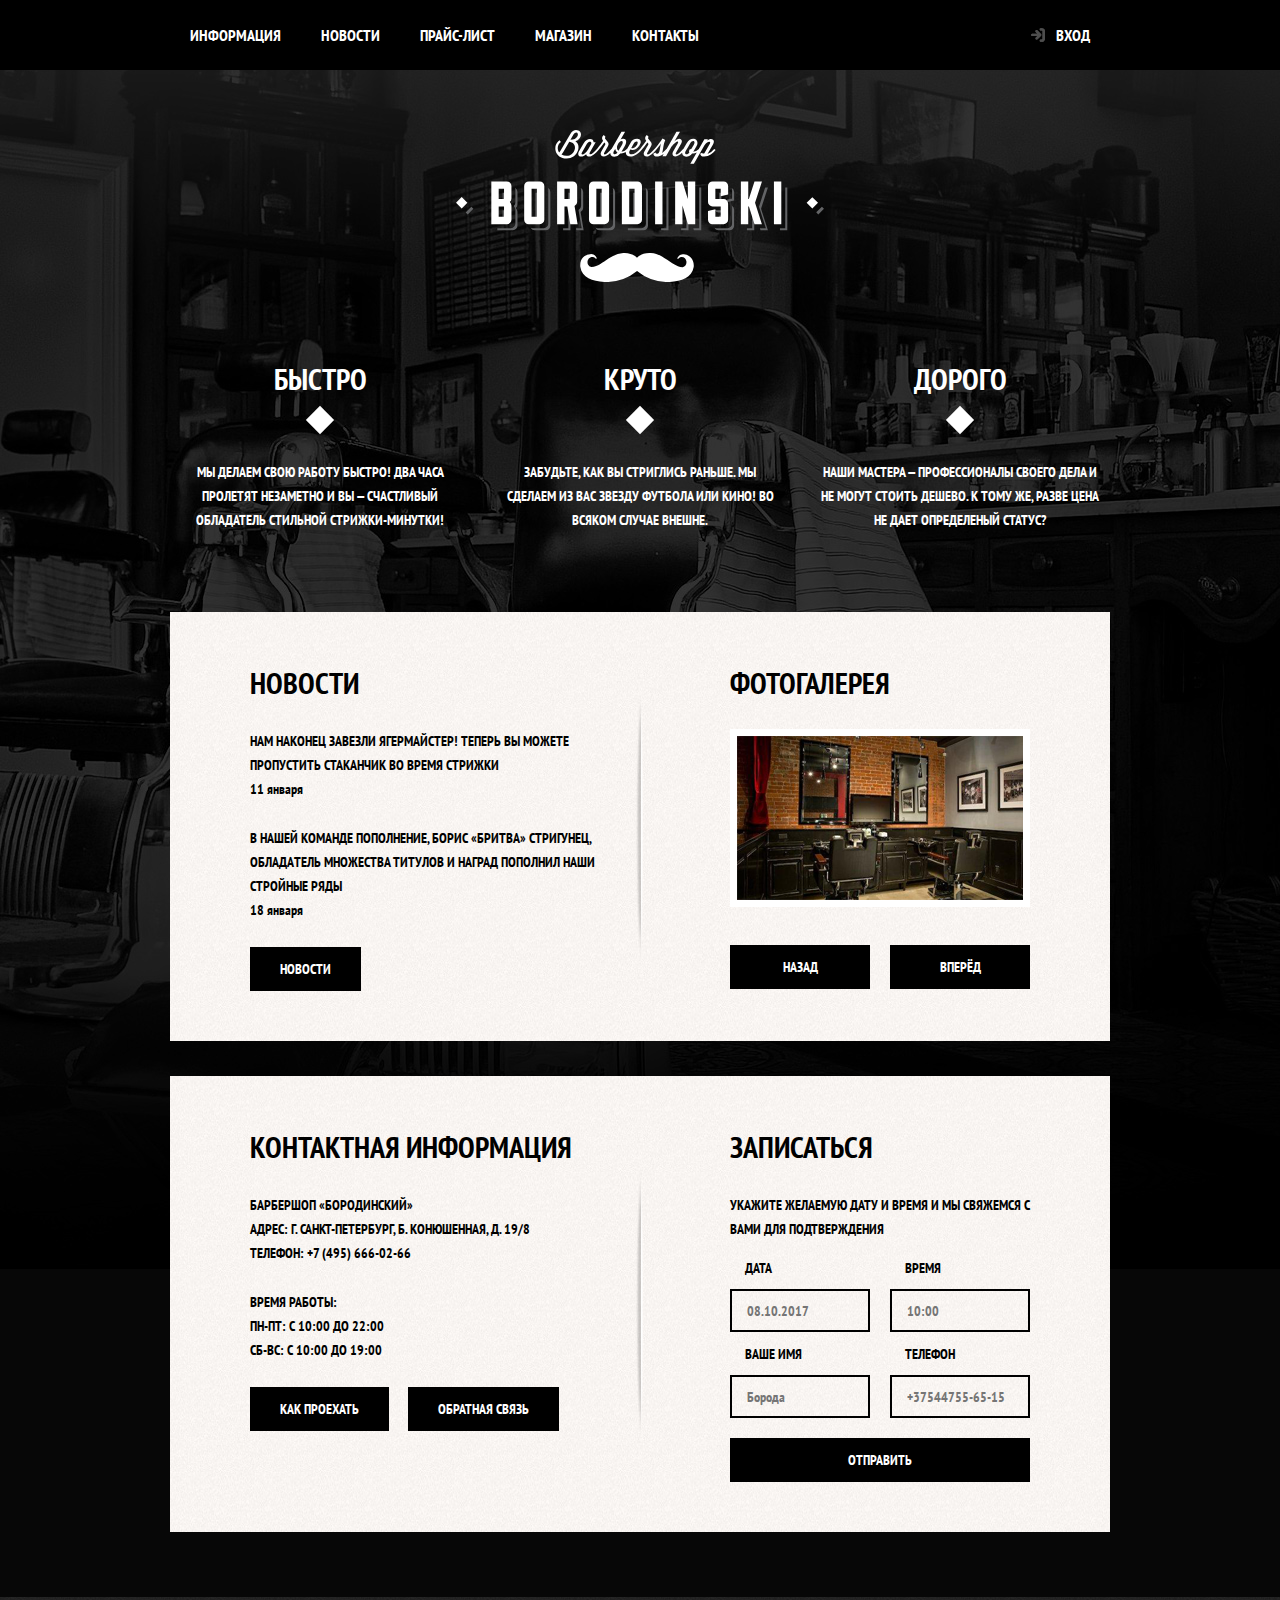
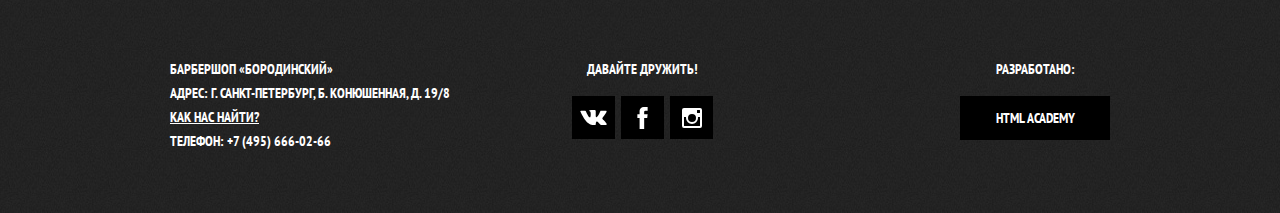
<file: index.html>
<!DOCTYPE html>
<html lang="ru">
  <head>
    <meta charset="UTF-8">
    <title>Барбершоп "Бородинский"</title>
    <link href="https://fonts.googleapis.com/css?family=PT+Sans+Narrow:400,700" rel="stylesheet">
    <link rel="stylesheet" href="css/normalize.css">
    <link rel="stylesheet" href="css/style.css">
  </head>
  <body>
    <header class="main-header">
      <nav class="main-navigation">
        <a class="main-header-logo">
          <img src="img/index-logo.svg" width="369" height="153" alt="Логотип барбершопа «Бородинский»">
        </a>
        <div class="main-navigation-wrapper">
          <div class="container">
            <ul class="site-navigation">
              <li><a href="">Информация</a></li>
              <li><a href="">Новости</a></li>
              <li><a href="price.html">Прайс-лист</a></li>
              <li><a href="catalog.html">Магазин</a></li>
              <li><a href="">Контакты</a></li>
            </ul>
            <ul class="user-navigation">
              <li>
                <a class="login-link" href="">Вход</a>
              </li>
            </ul>
          </div>
        </div>
      </nav>
    </header>
    <main class="container">
      <h1 class="visually-hidden">Барбершоп "Бородинский"</h1>
      <section class="features">
        <h2 class="visually-hidden">Преимущества</h2>
        <ul class="features-list">
          <li class="features-item">
            <h3>Быстро</h3>
            <p>
              Мы делаем свою работу быстро! Два часа пролетят незаметно и вы — счастливый обладатель стильной
              стрижки-минутки!
            </p>
          </li>
          <li class="features-item">
            <h3>Круто</h3>
            <p>
              Забудьте, как вы стриглись раньше. мы сделаем из вас звезду футбола или кино! Во всяком случае внешне.
            </p>
          </li>
          <li class="features-item">
            <h3>Дорого</h3>
            <p>
              Наши мастера — профессионалы своего дела и не могут стоить дешево. К тому же, разве цена не дает определеный
              статус?
            </p>
          </li>
        </ul>
      </section>
      <div class="index-columns">
        <section class="news">
        <h2>Новости</h2>
        <ul class="news-list">
          <li class="news-item">
            <p>Нам наконец завезли ягермайстер! Теперь вы можете пропустить стаканчик во время стрижки</p>
            <time datetime="2018-01-11">11 января</time>
          </li>
          <li class="news-item">
            <p>В нашей команде пополнение, борис «бритва» стригунец, обладaтель множества титулов и наград пополнил наши
              стройные ряды</p>
            <time datetime="2018-01-18">18 января</time>
          </li>
        </ul>
        <a class="button" href="">Новости</a>
      </section>
        <section class="gallery">
        <h2>Фотогалерея</h2>
        <div class="gallery-container">
          <figure class="gallery-content">
            <a>
              <img src="img/studio.jpg" width="286" height="164" alt="Интерьер">
            </a>
          </figure>
          <button class="button gallery-button gallery-button-back">Назад</button>
          <button class="button gallery-button gallery-button-next">Вперёд</button>
        </div>
        </section>
      </div>
      <div class="index-columns">
        <section class="contacts">
          <h2>Контактная информация</h2>
          <p>
            Барбершоп «Бородинский»<br>
            Адрес: г. Санкт-Петербург, б. Конюшенная, д. 19/8<br>
            Телефон: +7 (495) 666-02-66
          </p>
          <p>
            Время работы:<br>
            пн-пт: с 10:00 до 22:00<br>
            сб-вс: с 10:00 до 19:00
          </p>
          <a class="button" href="">Как проехать</a>
          <a class="button" href="">Обратная связь</a>
        </section>
        <section class="appointment">
          <h2>Записаться</h2>
          <p class="appointment-info">Укажите желаемую дату и время и мы свяжемся с вами для подтверждения</p>
          <form class="appointment-form" action="https://echo.htmlacademy.ru" method="post">
            <p class="appointment-item">
              <label for="appointment-date">Дата</label>
              <input id="appointment-date" type="text" name="date" value="" placeholder="08.10.2017">
            </p>
            <p class="appointment-item">
              <label for="appointment-time">Время</label>
              <input id="appointment-time" type="text" name="time" value="" placeholder="10:00">
            </p>
            <p class="appointment-item">
              <label for="appointment-name">Ваше имя</label>
              <input id="appointment-name" type="text" name="name" value="" placeholder="Борода">
            </p>
            <p class="appointment-item">
              <label for="appointment-phone">Телефон</label>
              <input id="appointment-phone" type="tel" name="phone" value="" placeholder="+37544755-65-15">
            </p>
            <button class="button" type="submit">Отправить</button>
          </form>
        </section>
      </div>
    </main>
    <footer class="main-footer">
      <div class="container">
        <p class="footer-contact">
          Барбершоп «Бородинский»<br>
          Адрес: г. Санкт-Петербург, б. Конюшенная, д. 19/8<br>
          <a href="">Как нас найти?</a><br>
          Телефон: +7 (495) 666-02-66
        </p>
        <div class="footer-social">
          <b>Давайте дружить!</b>
          <ul>
            <li>
              <a class="social-button" href="">
                <span class="visually-hidden">Вконтакте</span>
                <svg xmlns="http://www.w3.org/2000/svg" width="27" height="15" viewBox="0 0 26.14 14.91"><path d="M26 13.47l-.09-.17a13.55 13.55 0 0 0-2.6-3q-.87-.83-1.1-1.12A1 1 0 0 1 22 8a10.27 10.27 0 0 1 1.22-1.78l.88-1.16q2.35-3.13 2-4L26 .94a.8.8 0 0 0-.4-.22 2.14 2.14 0 0 0-.87 0h-3.92a.51.51 0 0 0-.27 0h-.3a.6.6 0 0 0-.15.14.93.93 0 0 0-.14.24 22.22 22.22 0 0 1-1.46 3.06q-.5.84-.93 1.46a7 7 0 0 1-.71.91 4.94 4.94 0 0 1-.52.47q-.23.18-.35.15l-.23-.05a.9.9 0 0 1-.31-.33 1.49 1.49 0 0 1-.16-.53V1.6a3.14 3.14 0 0 0 0-.62 2.12 2.12 0 0 0-.14-.44.73.73 0 0 0-.28-.33 1.57 1.57 0 0 0-.46-.18A9 9 0 0 0 12.57 0a8.93 8.93 0 0 0-3.25.33 1.83 1.83 0 0 0-.52.41q-.25.3-.07.33a1.67 1.67 0 0 1 1.16.59l.08.16a2.6 2.6 0 0 1 .19.63 6.32 6.32 0 0 1 .12 1 10.59 10.59 0 0 1 0 1.7q-.07.71-.13 1.1a2.21 2.21 0 0 1-.18.64 2.69 2.69 0 0 1-.16.3l-.07.07a1 1 0 0 1-.37.07.86.86 0 0 1-.46-.19 3.27 3.27 0 0 1-.56-.52 7 7 0 0 1-.66-.93q-.37-.6-.76-1.42l-.22-.39q-.2-.38-.56-1.11t-.62-1.43A.9.9 0 0 0 5.2.9h-.07a.93.93 0 0 0-.22-.16A1.44 1.44 0 0 0 4.6.65L.87.68A1 1 0 0 0 .1.94L0 1a.44.44 0 0 0 0 .22 1.08 1.08 0 0 0 .08.37Q.9 3.53 1.86 5.31t1.66 2.87Q4.23 9.27 5 10.24t1 1.24l.37.41.34.33a8.06 8.06 0 0 0 1 .78 16.34 16.34 0 0 0 1.4.9 7.6 7.6 0 0 0 1.79.72 6.19 6.19 0 0 0 2 .22h1.57a1.08 1.08 0 0 0 .72-.3l.05-.07a.9.9 0 0 0 .1-.25 1.38 1.38 0 0 0 0-.37 4.48 4.48 0 0 1 .09-1.05 2.77 2.77 0 0 1 .23-.71 1.74 1.74 0 0 1 .29-.4 1.19 1.19 0 0 1 .23-.2h.11a.86.86 0 0 1 .77.21 4.52 4.52 0 0 1 .83.79q.39.47.93 1.05a6.41 6.41 0 0 0 1 .87l.27.16a3.31 3.31 0 0 0 .71.3 1.53 1.53 0 0 0 .76.07l3.48-.05a1.58 1.58 0 0 0 .8-.17.68.68 0 0 0 .34-.37 1.06 1.06 0 0 0 0-.46 1.71 1.71 0 0 0-.1-.36z" fill="#fff"></path></svg>
              </a>
            </li>
            <li>
              <a class="social-button" href="">
                <span class="visually-hidden">Фейсбук</span>
                <svg xmlns="http://www.w3.org/2000/svg" width="19" height="22" viewBox="0 0 10.15 21.74"><path d="M3.34 1.12A4.77 4.77 0 0 1 6.53 0h3.61v3.81H7.81a1.07 1.07 0 0 0-1.09.83v2.55h3.42c-.08 1.23-.24 2.45-.41 3.67h-3v10.87H2.21V10.86H0V7.21h2.19V3.66a3.83 3.83 0 0 1 1.15-2.54z" fill="#fff"></path></svg>
              </a>
            </li>
            <li>
              <a class="social-button" href="">
                <span class="visually-hidden">Инстаграмм</span>
                <svg xmlns="http://www.w3.org/2000/svg" width="20" height="20" viewBox="0 0 20 20"><path d="M18 0H2a2 2 0 0 0-2 2v16a2 2 0 0 0 2 2h16a2 2 0 0 0 2-2V2a2 2 0 0 0-2-2zm-8 6a4 4 0 1 1-4 4 4 4 0 0 1 4-4zM2.5 18a.47.47 0 0 1-.5-.5V9h2.1a3.4 3.4 0 0 0-.1 1 6 6 0 1 0 12 0 3.4 3.4 0 0 0-.1-1H18v8.5a.47.47 0 0 1-.5.5zM18 4.5a.47.47 0 0 1-.5.5h-2a.47.47 0 0 1-.5-.5v-2a.47.47 0 0 1 .5-.5h2a.47.47 0 0 1 .5.5z" fill="#fff"></path></svg>
              </a>
            </li>
          </ul>
        </div>
        <p class="footer-copyright">
          <b>Разработано:</b>
          <a class="button" href="">HTML Academy</a>
        </p>
      </div>
    </footer>
    <section class="modal modal-login">
      <h2>Личный кабинет</h2>
      <p class="modal-description">Введите пожалуйста свой логин и пароль</p>
      <form class="login-form" action="https://echo.htmlacademy.ru" method="post">
        <p>
          <label class="visually-hidden" for="user-login">Логин</label>
          <input class="login-icon-user" id="user-login" type="text" name="login" placeholder="Логин">
        </p>
        <p>
          <label class="visually-hidden" for="user-password">Пароль</label>
          <input class="login-icon-password" id="user-password" type="password" name="password" placeholder="Пароль">
        </p>
        <p class="login-help">
          <label class="login-checkbox">
            <input class="visually-hidden" type="checkbox" name="remember">
            <span class="checkbox-indicator"></span>
            Запомните меня
          </label>
          <a class="restore" href="#">Я забыл пароль!</a>
        </p>
        <button class="button" type="submit">Войти</button>
      </form>
      <button class="modal-close" type="button">Закрыть</button>
    </section>
    <section class="modal modal-map">
      <h2 class="visually-hidden">Как до нас добраться</h2>
      <p>
        <img src="img/map.jpg" width="780" height="560" alt="Офис компании по адресу
                ул. Большая Конюшенная 19/8, Санкт-Петербург">
      </p>
      <button class="modal-close" type="button">Закрыть</button>
    </section>
  </body>
</html>
</file>
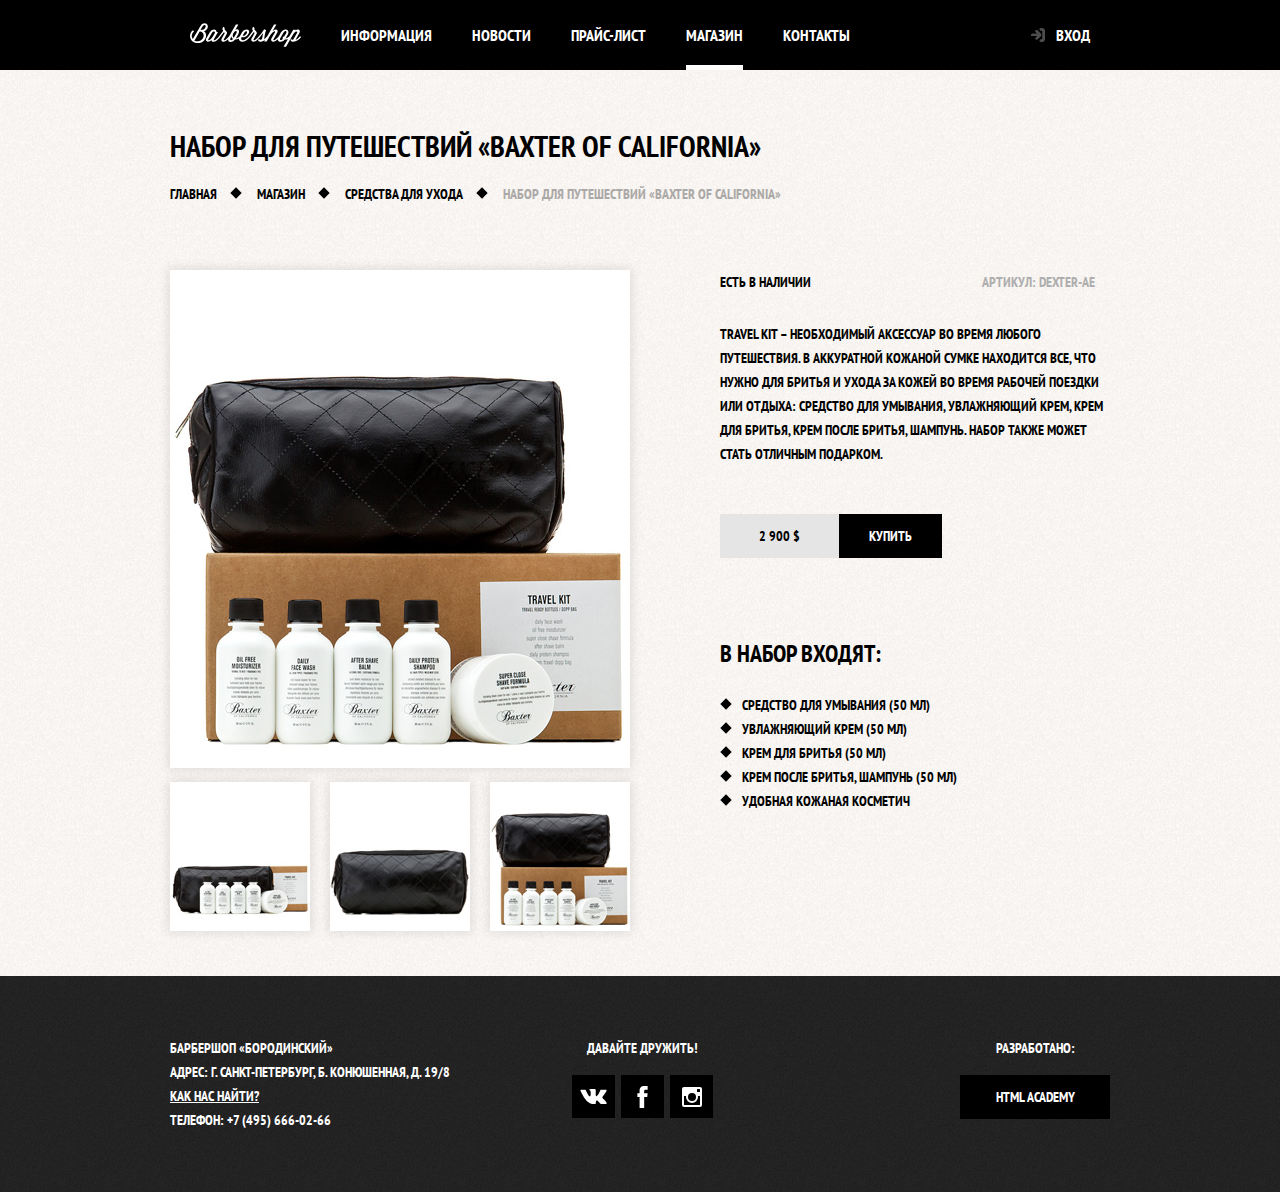
<file: catalog-item.html>
<!DOCTYPE html>
<html lang="en">
  <head>
    <meta charset="UTF-8">
    <title>Барбершоп "Бородинский"</title>
    <link href="https://fonts.googleapis.com/css?family=PT+Sans+Narrow:400,700" rel="stylesheet">
    <link rel="stylesheet" href="css/normalize.css">
    <link rel="stylesheet" href="css/style.css">
  </head>
  <body class="inner-page inner-catalog">
    <header class="main-header">
      <nav class="main-navigation container">
        <a class="main-header-logo" href="index.html">
          <img src="img/logo.svg" width="111" height="24" alt="Логотип барбершопа «Бородинский»">
        </a>
        <ul class="site-navigation">
          <li><a href="">Информация</a></li>
          <li><a href="">Новости</a></li>
          <li><a href="">Прайс-лист</a></li>
          <li class="site-navigation-current"><a href="">Магазин</a></li>
          <li><a href="">Контакты</a></li>
        </ul>
        <ul class="user-navigation">
          <li>
            <a class="login-link" href="">Вход</a>
          </li>
        </ul>
      </nav>
    </header>

    <main class="container">
      <h1 class="page-title">Набор для путешествий «Baxter of California»</h1>
      <ul class="breadcrumbs">
        <li><a href="index.html">Главная</a></li>
        <li><a href="catalog.html">Магазин</a></li>
        <li><a href="catalog-item.html">Средства для ухода</a></li>
        <li class="breadcrumbs-current">Набор для путешествий «Baxter of California»</li>
      </ul>
      <div class="catalog-columns">
        <section class="product-photos">
          <h2 class="visually-hidden">Изображение товара</h2>
          <p class="product-photo-full">
            <img src="img/main-picture.jpg" width="460" height="498" alt="Фото всего набора">
          </p>
          <ul class="product-photo-preview">
            <li><img src="img/little-picture1.jpg" width="140" height="149" alt="Фото отдельной части"></li>
            <li><img src="img/little-picture2.jpg" width="140" height="149" alt="Фото отдельной части"></li>
            <li><img src="img/little-picture3.jpg" width="140" height="149" alt="Фото отдельной части"></li>
          </ul>
        </section>
        <section class="product-info">
          <h2 class="visually-hidden">Описание товара</h2>
          <div class="inner-product">
            <p class="product-availability">Есть в наличии</p>
            <p class="product-article">Артикул: dexter-ae</p>
          </div>
          <p class="product-text">Travel Kit – необходимый аксессуар во время любого путешествия. В аккуратной кожаной
            сумке находится все, что нужно для бритья и ухода за кожей во время рабочей поездки или отдыха: средство для
            умывания, увлажняющий крем, крем для бритья, крем после бритья, шампунь. Набор также может стать отличным
            подарком.</p>
          <p class="product-price">
            <b>2 900 $</b>
            <a class="button" href="#">Купить</a>
          </p>
          <h3>В набор входят:</h3>
          <ul>
            <li>Средство для умывания (50 мл)</li>
            <li>Увлажняющий крем (50 мл)</li>
            <li>Крем для бритья (50 мл)</li>
            <li>Крем после бритья, шампунь (50 мл)</li>
            <li>Удобная кожаная косметич</li>
          </ul>
        </section>
      </div>
    </main>

    <footer class="main-footer">
      <div class="container">
        <p class="footer-contact">
          Барбершоп «Бородинский»<br>
          Адрес: г. Санкт-Петербург, б. Конюшенная, д. 19/8<br>
          <a href="">Как нас найти?</a><br>
          Телефон: +7 (495) 666-02-66
        </p>
        <div class="footer-social">
          <b>Давайте дружить!</b>
          <ul>
            <li>
              <a class="social-button" href="">
                <span class="visually-hidden">Вконтакте</span>
                <svg xmlns="http://www.w3.org/2000/svg" width="27" height="15" viewBox="0 0 26.14 14.91">
                  <path
                      d="M26 13.47l-.09-.17a13.55 13.55 0 0 0-2.6-3q-.87-.83-1.1-1.12A1 1 0 0 1 22 8a10.27 10.27 0 0 1 1.22-1.78l.88-1.16q2.35-3.13 2-4L26 .94a.8.8 0 0 0-.4-.22 2.14 2.14 0 0 0-.87 0h-3.92a.51.51 0 0 0-.27 0h-.3a.6.6 0 0 0-.15.14.93.93 0 0 0-.14.24 22.22 22.22 0 0 1-1.46 3.06q-.5.84-.93 1.46a7 7 0 0 1-.71.91 4.94 4.94 0 0 1-.52.47q-.23.18-.35.15l-.23-.05a.9.9 0 0 1-.31-.33 1.49 1.49 0 0 1-.16-.53V1.6a3.14 3.14 0 0 0 0-.62 2.12 2.12 0 0 0-.14-.44.73.73 0 0 0-.28-.33 1.57 1.57 0 0 0-.46-.18A9 9 0 0 0 12.57 0a8.93 8.93 0 0 0-3.25.33 1.83 1.83 0 0 0-.52.41q-.25.3-.07.33a1.67 1.67 0 0 1 1.16.59l.08.16a2.6 2.6 0 0 1 .19.63 6.32 6.32 0 0 1 .12 1 10.59 10.59 0 0 1 0 1.7q-.07.71-.13 1.1a2.21 2.21 0 0 1-.18.64 2.69 2.69 0 0 1-.16.3l-.07.07a1 1 0 0 1-.37.07.86.86 0 0 1-.46-.19 3.27 3.27 0 0 1-.56-.52 7 7 0 0 1-.66-.93q-.37-.6-.76-1.42l-.22-.39q-.2-.38-.56-1.11t-.62-1.43A.9.9 0 0 0 5.2.9h-.07a.93.93 0 0 0-.22-.16A1.44 1.44 0 0 0 4.6.65L.87.68A1 1 0 0 0 .1.94L0 1a.44.44 0 0 0 0 .22 1.08 1.08 0 0 0 .08.37Q.9 3.53 1.86 5.31t1.66 2.87Q4.23 9.27 5 10.24t1 1.24l.37.41.34.33a8.06 8.06 0 0 0 1 .78 16.34 16.34 0 0 0 1.4.9 7.6 7.6 0 0 0 1.79.72 6.19 6.19 0 0 0 2 .22h1.57a1.08 1.08 0 0 0 .72-.3l.05-.07a.9.9 0 0 0 .1-.25 1.38 1.38 0 0 0 0-.37 4.48 4.48 0 0 1 .09-1.05 2.77 2.77 0 0 1 .23-.71 1.74 1.74 0 0 1 .29-.4 1.19 1.19 0 0 1 .23-.2h.11a.86.86 0 0 1 .77.21 4.52 4.52 0 0 1 .83.79q.39.47.93 1.05a6.41 6.41 0 0 0 1 .87l.27.16a3.31 3.31 0 0 0 .71.3 1.53 1.53 0 0 0 .76.07l3.48-.05a1.58 1.58 0 0 0 .8-.17.68.68 0 0 0 .34-.37 1.06 1.06 0 0 0 0-.46 1.71 1.71 0 0 0-.1-.36z"
                      fill="#fff"></path>
                </svg>
              </a>
            </li>
            <li>
              <a class="social-button" href="">
                <span class="visually-hidden">Фейсбук</span>
                <svg xmlns="http://www.w3.org/2000/svg" width="19" height="22" viewBox="0 0 10.15 21.74">
                  <path
                      d="M3.34 1.12A4.77 4.77 0 0 1 6.53 0h3.61v3.81H7.81a1.07 1.07 0 0 0-1.09.83v2.55h3.42c-.08 1.23-.24 2.45-.41 3.67h-3v10.87H2.21V10.86H0V7.21h2.19V3.66a3.83 3.83 0 0 1 1.15-2.54z"
                      fill="#fff"></path>
                </svg>
              </a>
            </li>
            <li>
              <a class="social-button" href="">
                <span class="visually-hidden">Инстаграмм</span>
                <svg xmlns="http://www.w3.org/2000/svg" width="20" height="20" viewBox="0 0 20 20">
                  <path
                      d="M18 0H2a2 2 0 0 0-2 2v16a2 2 0 0 0 2 2h16a2 2 0 0 0 2-2V2a2 2 0 0 0-2-2zm-8 6a4 4 0 1 1-4 4 4 4 0 0 1 4-4zM2.5 18a.47.47 0 0 1-.5-.5V9h2.1a3.4 3.4 0 0 0-.1 1 6 6 0 1 0 12 0 3.4 3.4 0 0 0-.1-1H18v8.5a.47.47 0 0 1-.5.5zM18 4.5a.47.47 0 0 1-.5.5h-2a.47.47 0 0 1-.5-.5v-2a.47.47 0 0 1 .5-.5h2a.47.47 0 0 1 .5.5z"
                      fill="#fff"></path>
                </svg>
              </a>
            </li>
          </ul>
        </div>
        <p class="footer-copyright">
          <b>Разработано:</b>
          <a class="button" href="">HTML Academy</a>
        </p>
      </div>
    </footer>
    <section class="modal modal-login">
      <h2>Личный кабинет</h2>
      <p class="modal-description">Введите пожалуйста свой логин и пароль</p>
      <form class="login-form" action="https://echo.htmlacademy.ru" method="post">
        <p>
          <label class="visually-hidden" for="user-login">Логин</label>
          <input class="login-icon-user" id="user-login" type="text" name="login" placeholder="Логин">
        </p>
        <p>
          <label class="visually-hidden" for="user-password">Пароль</label>
          <input class="login-icon-password" id="user-password" type="password" name="password" placeholder="Пароль">
        </p>
        <p class="login-help">
          <label class="login-checkbox">
            <input class="visually-hidden" type="checkbox" name="remember">
            <span class="checkbox-indicator"></span>
            Запомните меня
          </label>
          <a class="restore" href="#">Я забыл пароль!</a>
        </p>
        <button class="button" type="submit">Войти</button>
      </form>
      <button class="modal-close" type="button">Закрыть</button>
    </section>
  </body>
</html>
</file>
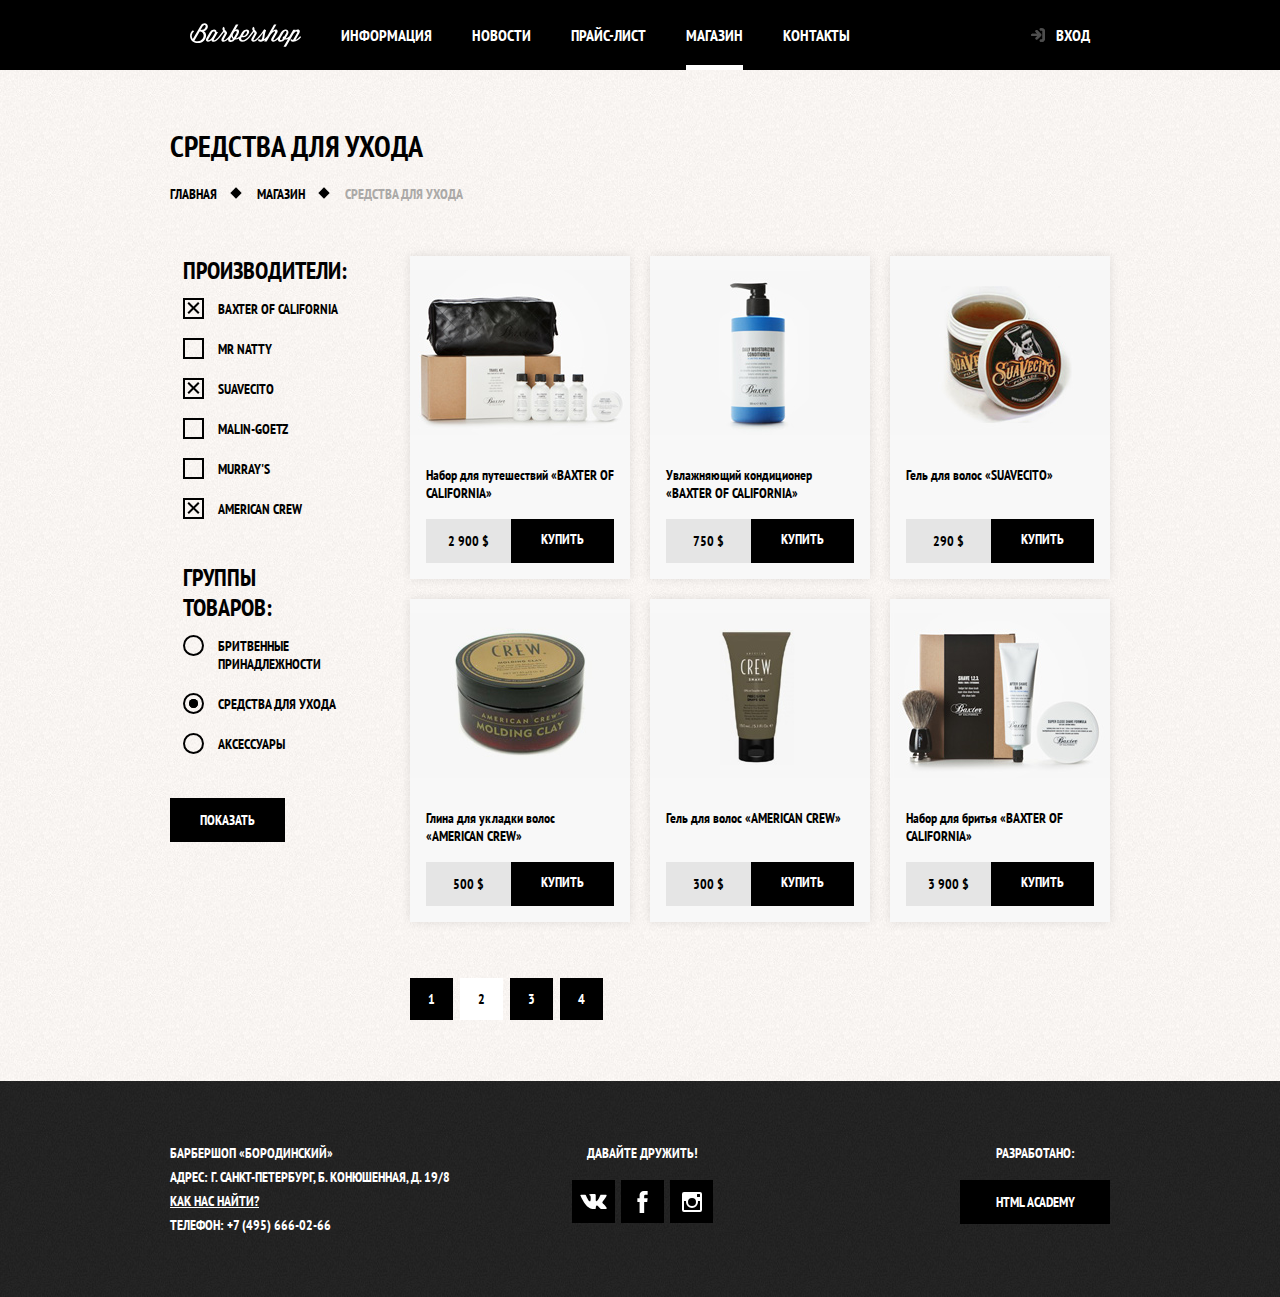
<file: catalog.html>
<!DOCTYPE html>
<html>
  <head>
    <meta charset="UTF-8">
    <title>Барбершоп "Бородинский"</title>
    <link href="https://fonts.googleapis.com/css?family=PT+Sans+Narrow:400,700" rel="stylesheet">
    <link rel="stylesheet" href="css/normalize.css">
    <link rel="stylesheet" href="css/style.css">
  </head>
  <body class="inner-page inner-catalog">
    <header class="main-header">
      <nav class="main-navigation container">
        <a class="main-header-logo" href="index.html">
          <img src="img/logo.svg" width="111" height="24" alt="Логотип барбершопа «Бородинский»">
        </a>
        <ul class="site-navigation">
          <li><a href="">Информация</a></li>
          <li><a href="">Новости</a></li>
          <li><a href="price.html">Прайс-лист</a></li>
          <li class="site-navigation-current"><a href="catalog.html">Магазин</a></li>
          <li><a href="">Контакты</a></li>
        </ul>
        <ul class="user-navigation">
          <li>
            <a class="login-link" href="">Вход</a>
          </li>
        </ul>
      </nav>
    </header>
    <main class="container">
      <h1 class="page-title">Средства для ухода</h1>
      <ul class="breadcrumbs">
        <li><a href="index.html">Главная</a></li>
        <li><a href="#">Магазин</a></li>
        <li class="breadcrumbs-current">Средства для ухода</li>
      </ul>
      <div class="catalog-columns">
        <section class="filters">
          <h2 class="visually-hidden">Фильтр товаров</h2>
          <form class="filters-form" action="https://echo.htmlacademy.ru" method="post">
            <fieldset>
              <legend>Производители:</legend>
              <ul>
                <li class="filters-option">
                  <label for="filter-baxter-of-california">
                    <input class="visually-hidden filter-input filter-input-checkbox" id="filter-baxter-of-california"
                           type="checkbox" name="baxter-of-california" checked>
                    <span class="checkbox-indicator"></span>
                    Baxter of California
                  </label>
                </li>
                <li class="filters-option">
                  <label for="filter-mr-natty">
                    <input class="visually-hidden filter-input filter-input-checkbox" id="filter-mr-natty"
                           type="checkbox" name="mr-natty">
                    <span class="checkbox-indicator"></span>
                    Mr Natty
                  </label>
                </li>
                <li class="filters-option">
                  <label for="filter-suavecito">
                    <input class="visually-hidden filter-input filter-input-checkbox" id="filter-suavecito"
                           type="checkbox" name="suavecito" checked>
                    <span class="checkbox-indicator"></span>
                    Suavecito
                  </label>
                </li>
                <li class="filters-option">
                  <label for="filter-malin-goets">
                    <input class="visually-hidden filter-input filter-input-checkbox" id="filter-malin-goets"
                           type="checkbox" name="malin-goets">
                    <span class="checkbox-indicator"></span>
                    Malin-Goetz
                  </label>
                </li>
                <li class="filters-option">
                  <label for="filter-murrays">
                    <input class="visually-hidden filter-input filter-input-checkbox" id="filter-murrays"
                           type="checkbox" name="murrays" disabled>
                    <span class="checkbox-indicator"></span>
                    Murray's
                  </label>
                </li>
                <li class="filters-option">
                  <label for="filter-american-crew">
                    <input class="visually-hidden filter-input filter-input-checkbox" id="filter-american-crew"
                           type="checkbox" name="american-crew" checked>
                    <span class="checkbox-indicator"></span>
                    American Crew
                  </label>
                </li>
              </ul>
            </fieldset>
            <fieldset>
              <legend>Группы товаров:</legend>
              <ul>
                <li class="filters-option">
                  <label for="filter-shave">
                    <input class="visually-hidden filter-input filter-input-radio" id="filter-shave"
                           type="radio" name="product-group" value="shaving">
                    <span class="checkbox-indicator-circle"></span>
                    Бритвенные принадлежности
                  </label>
                </li>
                <li class="filters-option">
                  <label for="filter-care">
                    <input class="visually-hidden filter-input filter-input-radio" id="filter-care"
                           type="radio" name="product-group" value="hair-care" checked>
                    <span class="checkbox-indicator-circle"></span>
                    Средства для ухода
                  </label>
                </li>
                <li class="filters-option">
                  <label for="filter-accessories">
                    <input class="visually-hidden filter-input filter-input-radio" id="filter-accessories"
                           type="radio" name="product-group" value="accessories">
                    <span class="checkbox-indicator-circle"></span>
                    Аксессуары
                  </label>
                </li>
              </ul>
            </fieldset>
            <button class="filter-button button" type="submit">Показать</button>
          </form>
        </section>
        <section class="catalog">
          <h2 class="visually-hidden">Список средств для ухода</h2>
          <ul class="catalog-list">
            <li class="catalog-item">
              <div class="catalog-item-link">
                <a href="catalog-item.html">
                  <h3>
                    <a href="catalog-item.html">
                      <span class="catalog-category">Набор для путешествий</span>
                      <span class="catalog-item-title">«Baxter of California»</span>
                    </a>
                  </h3>
                  <p class="catalog-item-image">
                    <a href="catalog-item.html">
                      <img src="img/product-1.jpg" width="220" height="165" alt="Набор для путешествий «Baxter of California»">
                    </a>
                  </p>
                </a>
                <p class="catalog-item-price">
                  <b>2 900 $</b>
                  <a class="button" href="#">Купить</a>
                </p>
              </div>
            </li>
            <li class="catalog-item">
              <div class="catalog-item-link">
                <a href="catalog-item.html">
                  <h3>
                    <a href="catalog-item.html">
                      <span class="catalog-category">Увлажняющий кондиционер</span>
                      <span class="catalog-item-title">«Baxter of California»</span>
                    </a>
                  </h3>
                  <p class="catalog-item-image">
                    <a href="catalog-item.html">
                      <img src="img/product-2.jpg" width="220" height="165"
                           alt="Увлажняющий кондиционер «Baxter of California»">
                    </a>
                  </p>
                </a>
                <p class="catalog-item-price">
                  <b>750 $</b>
                  <a class="button" href="#">Купить</a>
                </p>
              </div>
            </li>
            <li class="catalog-item">
              <div class="catalog-item-link">
                <a href="catalog-item.html">
                  <h3>
                    <a href="catalog-item.html">
                      <span class="catalog-category">Гель для волос</span>
                      <span class="catalog-item-title">«SUAVECITO»</span>
                    </a>
                  </h3>
                  <p class="catalog-item-image">
                    <a href="catalog-item.html">
                      <img src="img/product-3.jpg" width="220" height="165" alt="Гель для волос «SUAVECITO»">
                    </a>
                  </p>
                </a>
                <p class="catalog-item-price">
                  <b>290 $</b>
                  <a class="button" href="#">Купить</a>
                </p>
              </div>
            </li>
            <li class="catalog-item">
              <div class="catalog-item-link">
                <a href="catalog-item.html">
                  <h3>
                    <a href="catalog-item.html">
                      <span class="catalog-category">Глина для укладки волос</span>
                      <span class="catalog-item-title">«American crew»</span>
                    </a>
                  </h3>
                  <p class="catalog-item-image">
                    <a href="catalog-item.html">
                      <img src="img/product-4.jpg" width="220" height="165" alt="Глина для укладки волос «American crew»">
                    </a>
                  </p>
                </a>
                <p class="catalog-item-price">
                  <b>500 $</b>
                  <a class="button" href="#">Купить</a>
                </p>
              </div>
            </li>
            <li class="catalog-item">
              <div class="catalog-item-link">
                <a href="catalog-item.html">
                  <h3>
                    <a href="catalog-item.html">
                      <span class="catalog-category">Гель для волос</span>
                      <span class="catalog-item-title">«AMERICAN CREW»</span>
                    </a>
                  </h3>
                  <p class="catalog-item-image">
                    <a href="catalog-item.html">
                      <img src="img/product-5.jpg" width="220" height="165" alt="Гель для волос «AMERICAN CREW»">
                    </a>
                  </p>
                </a>
                <p class="catalog-item-price">
                  <b>300 $</b>
                  <a class="button" href="#">Купить</a>
                </p>
              </div>
            </li>
            <li class="catalog-item">
              <div class="catalog-item-link">
                <a href="catalog-item.html">
                  <h3>
                    <a href="catalog-item.html">
                      <span class="catalog-category">Набор для бритья</span>
                      <span class="catalog-item-title">«Baxter of California»</span>
                    </a>
                  </h3>
                  <p class="catalog-item-image">
                    <a href="catalog-item.html">
                      <img src="img/product-6.jpg" width="220" height="165" alt="Набор для бритья «Baxter of California»">
                    </a>
                  </p>
                </a>
                <p class="catalog-item-price">
                  <b>3 900 $</b>
                  <a class="button" href="#">Купить</a>
                </p>
              </div>
            </li>
          </ul>
          <ul class="pagination-list">
            <li class="pagination-item"><a href="#">1</a></li>
            <li class="pagination-item pagination-item-current "><a>2</a></li>
            <li class="pagination-item"><a href="#">3</a></li>
            <li class="pagination-item"><a href="#">4</a></li>
          </ul>
        </section>
      </div>
    </main>
    <footer class="main-footer">
      <div class="container">
        <p class="footer-contact">
          Барбершоп «Бородинский»<br>
          Адрес: г. Санкт-Петербург, б. Конюшенная, д. 19/8<br>
          <a href="">Как нас найти?</a><br>
          Телефон: +7 (495) 666-02-66
        </p>
        <div class="footer-social">
          <b>Давайте дружить!</b>
          <ul>
            <li>
              <a class="social-button" href="">
                <span class="visually-hidden">Вконтакте</span>
                <svg xmlns="http://www.w3.org/2000/svg" width="27" height="15" viewBox="0 0 26.14 14.91">
                  <path
                      d="M26 13.47l-.09-.17a13.55 13.55 0 0 0-2.6-3q-.87-.83-1.1-1.12A1 1 0 0 1 22 8a10.27 10.27 0 0 1 1.22-1.78l.88-1.16q2.35-3.13 2-4L26 .94a.8.8 0 0 0-.4-.22 2.14 2.14 0 0 0-.87 0h-3.92a.51.51 0 0 0-.27 0h-.3a.6.6 0 0 0-.15.14.93.93 0 0 0-.14.24 22.22 22.22 0 0 1-1.46 3.06q-.5.84-.93 1.46a7 7 0 0 1-.71.91 4.94 4.94 0 0 1-.52.47q-.23.18-.35.15l-.23-.05a.9.9 0 0 1-.31-.33 1.49 1.49 0 0 1-.16-.53V1.6a3.14 3.14 0 0 0 0-.62 2.12 2.12 0 0 0-.14-.44.73.73 0 0 0-.28-.33 1.57 1.57 0 0 0-.46-.18A9 9 0 0 0 12.57 0a8.93 8.93 0 0 0-3.25.33 1.83 1.83 0 0 0-.52.41q-.25.3-.07.33a1.67 1.67 0 0 1 1.16.59l.08.16a2.6 2.6 0 0 1 .19.63 6.32 6.32 0 0 1 .12 1 10.59 10.59 0 0 1 0 1.7q-.07.71-.13 1.1a2.21 2.21 0 0 1-.18.64 2.69 2.69 0 0 1-.16.3l-.07.07a1 1 0 0 1-.37.07.86.86 0 0 1-.46-.19 3.27 3.27 0 0 1-.56-.52 7 7 0 0 1-.66-.93q-.37-.6-.76-1.42l-.22-.39q-.2-.38-.56-1.11t-.62-1.43A.9.9 0 0 0 5.2.9h-.07a.93.93 0 0 0-.22-.16A1.44 1.44 0 0 0 4.6.65L.87.68A1 1 0 0 0 .1.94L0 1a.44.44 0 0 0 0 .22 1.08 1.08 0 0 0 .08.37Q.9 3.53 1.86 5.31t1.66 2.87Q4.23 9.27 5 10.24t1 1.24l.37.41.34.33a8.06 8.06 0 0 0 1 .78 16.34 16.34 0 0 0 1.4.9 7.6 7.6 0 0 0 1.79.72 6.19 6.19 0 0 0 2 .22h1.57a1.08 1.08 0 0 0 .72-.3l.05-.07a.9.9 0 0 0 .1-.25 1.38 1.38 0 0 0 0-.37 4.48 4.48 0 0 1 .09-1.05 2.77 2.77 0 0 1 .23-.71 1.74 1.74 0 0 1 .29-.4 1.19 1.19 0 0 1 .23-.2h.11a.86.86 0 0 1 .77.21 4.52 4.52 0 0 1 .83.79q.39.47.93 1.05a6.41 6.41 0 0 0 1 .87l.27.16a3.31 3.31 0 0 0 .71.3 1.53 1.53 0 0 0 .76.07l3.48-.05a1.58 1.58 0 0 0 .8-.17.68.68 0 0 0 .34-.37 1.06 1.06 0 0 0 0-.46 1.71 1.71 0 0 0-.1-.36z"
                      fill="#fff"></path>
                </svg>
              </a>
            </li>
            <li>
              <a class="social-button" href="">
                <span class="visually-hidden">Фейсбук</span>
                <svg xmlns="http://www.w3.org/2000/svg" width="19" height="22" viewBox="0 0 10.15 21.74">
                  <path
                      d="M3.34 1.12A4.77 4.77 0 0 1 6.53 0h3.61v3.81H7.81a1.07 1.07 0 0 0-1.09.83v2.55h3.42c-.08 1.23-.24 2.45-.41 3.67h-3v10.87H2.21V10.86H0V7.21h2.19V3.66a3.83 3.83 0 0 1 1.15-2.54z"
                      fill="#fff"></path>
                </svg>
              </a>
            </li>
            <li>
              <a class="social-button" href="">
                <span class="visually-hidden">Инстаграмм</span>
                <svg xmlns="http://www.w3.org/2000/svg" width="20" height="20" viewBox="0 0 20 20">
                  <path
                      d="M18 0H2a2 2 0 0 0-2 2v16a2 2 0 0 0 2 2h16a2 2 0 0 0 2-2V2a2 2 0 0 0-2-2zm-8 6a4 4 0 1 1-4 4 4 4 0 0 1 4-4zM2.5 18a.47.47 0 0 1-.5-.5V9h2.1a3.4 3.4 0 0 0-.1 1 6 6 0 1 0 12 0 3.4 3.4 0 0 0-.1-1H18v8.5a.47.47 0 0 1-.5.5zM18 4.5a.47.47 0 0 1-.5.5h-2a.47.47 0 0 1-.5-.5v-2a.47.47 0 0 1 .5-.5h2a.47.47 0 0 1 .5.5z"
                      fill="#fff"></path>
                </svg>
              </a>
            </li>
          </ul>
        </div>
        <p class="footer-copyright">
          <b>Разработано:</b>
          <a class="button" href="">HTML Academy</a>
        </p>
      </div>
    </footer>
    <section class="modal modal-login">
      <h2>Личный кабинет</h2>
      <p class="modal-description">Введите пожалуйста свой логин и пароль</p>
      <form class="login-form" action="https://echo.htmlacademy.ru" method="post">
        <p>
          <label class="visually-hidden" for="user-login">Логин</label>
          <input class="login-icon-user" id="user-login" type="text" name="login" placeholder="Логин">
        </p>
        <p>
          <label class="visually-hidden" for="user-password">Пароль</label>
          <input class="login-icon-password" id="user-password" type="password" name="password" placeholder="Пароль">
        </p>
        <p class="login-help">
          <label class="login-checkbox">
            <input class="visually-hidden" type="checkbox" name="remember">
            <span class="checkbox-indicator"></span>
            Запомните меня
          </label>
          <a class="restore" href="#">Я забыл пароль!</a>
        </p>
        <button class="button" type="submit">Войти</button>
      </form>
      <button class="modal-close" type="button">Закрыть</button>
    </section>
  </body>
</html>
</file>
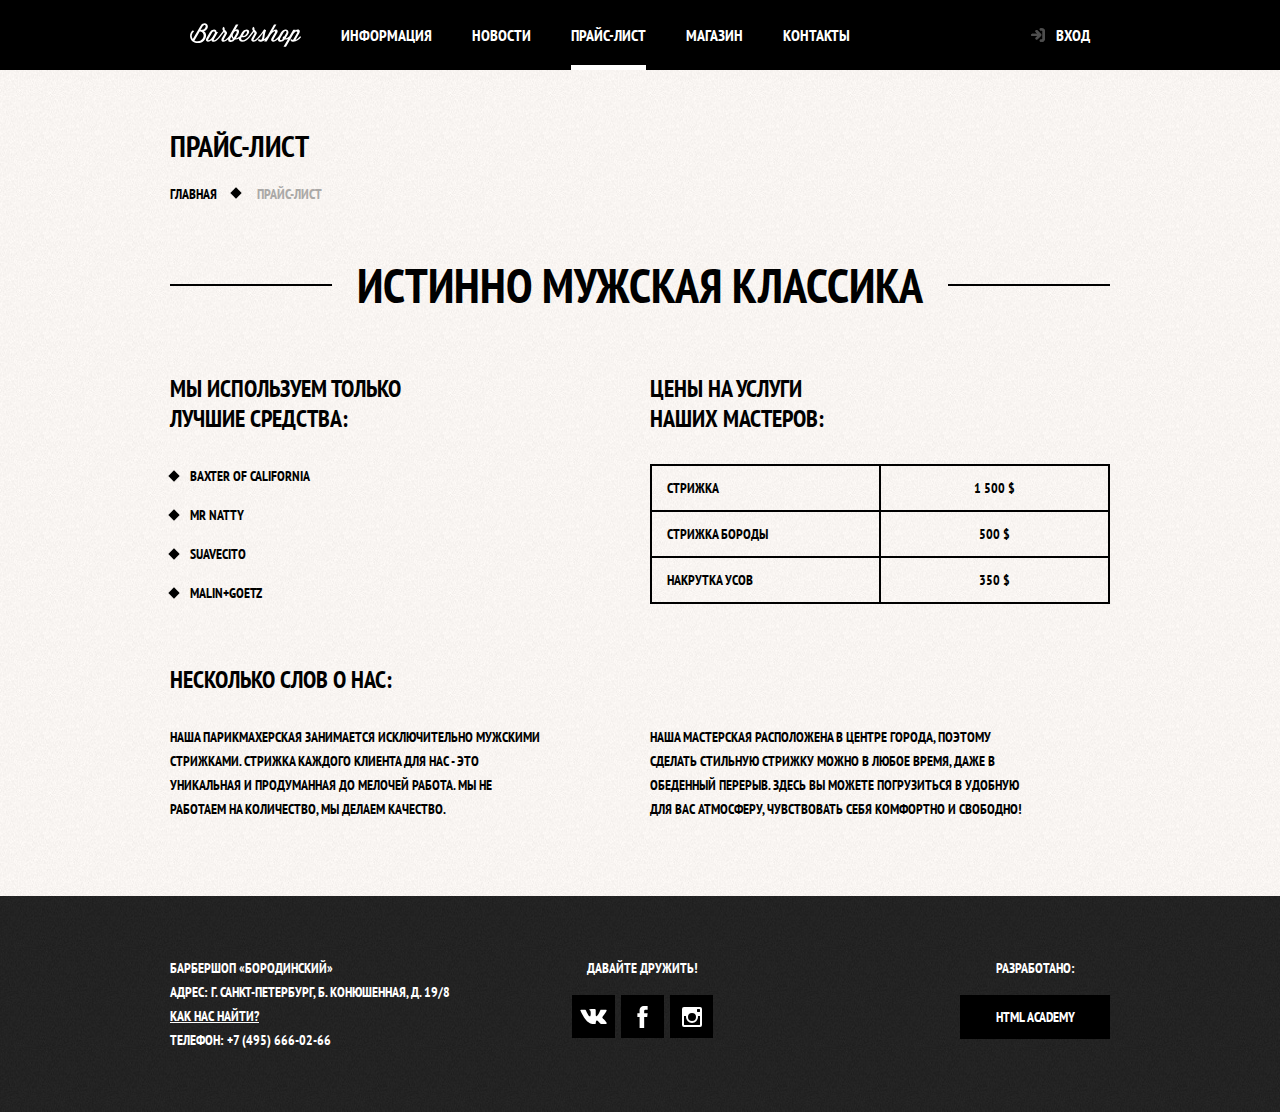
<file: price.html>
<!DOCTYPE html>
<html lang="en">
  <head>
    <meta charset="UTF-8">
    <title>Барбершоп "Бородинский"</title>
    <link href="https://fonts.googleapis.com/css?family=PT+Sans+Narrow:400,700" rel="stylesheet">
    <link rel="stylesheet" href="css/normalize.css">
    <link rel="stylesheet" href="css/style.css">
  </head>
  <body class="inner-page price ">
    <header class="main-header">
      <nav class="main-navigation container">
        <a class="main-header-logo" href="index.html">
          <img src="img/logo.svg" width="111" height="24" alt="Логотип барбершопа «Бородинский»">
        </a>
        <ul class="site-navigation">
          <li><a href="">Информация</a></li>
          <li><a href="">Новости</a></li>
          <li class="site-navigation-current"><a href="">Прайс-лист</a></li>
          <li><a href="">Магазин</a></li>
          <li><a href="">Контакты</a></li>
        </ul>
        <ul class="user-navigation">
          <li>
            <a class="login-link" href="">Вход</a>
          </li>
        </ul>
      </nav>
    </header>
    <main class="container">
      <h1 class="page-title">Прайс-лист</h1>
      <ul class="breadcrumbs">
        <li><a href="index.html">Главная</a></li>
        <li class="breadcrumbs-current">Прайс-лист</li>
      </ul>
      <h2 class="big-heading">Истинно мужская классика</h2>
      <section class="price-columns">
        <div class="inner-columns">
          <div class="inner-column-left">
            <h2>Мы используем только<br> лучшие средства:</h2>
            <ul class="facilities-list">
              <li class="facilities-item">Baxter of California</li>
              <li class="facilities-item">Mr Natty</li>
              <li class="facilities-item">Suavecito</li>
              <li class="facilities-item">Malin+Goetz</li>
            </ul>
          </div>
          <div class="inner-column-right">
            <h2>Цены на услуги<br> наших мастеров:</h2>
            <table class="price-list">
              <tr>
                <td>Стрижка</td>
                <td>1 500 $</td>
              </tr>
              <tr>
                <td>Стрижка бороды</td>
                <td>500 $</td>
              </tr>
              <tr>
                <td>Накрутка усов</td>
                <td>350 $</td>
              </tr>
            </table>
          </div>
        </div>
       <div class="inner-columns">
         <h2>Несколько слов о нас:</h2>
         <div class="inner-column-left">
           <p class="short-text">Наша парикмахерская занимается исключительно мужскими стрижками. Стрижка каждого клиента для нас
             - это уникальная и продуманная до мелочей работа. Мы не работаем на количество, мы делаем качество.</p>
         </div>
         <div class="inner-column-right">
           <p class="short-text">Наша мастерская расположена в центре города, поэтому сделать стильную стрижку можно в любое время,
             даже в обеденный перерыв. Здесь вы можете погрузиться в удобную для вас атмосферу, чувствовать себя
             комфортно и свободно!</p>
         </div>
       </div>
      </section>
    </main>
    <footer class="main-footer">
      <div class="container">
        <p class="footer-contact">
          Барбершоп «Бородинский»<br>
          Адрес: г. Санкт-Петербург, б. Конюшенная, д. 19/8<br>
          <a href="">Как нас найти?</a><br>
          Телефон: +7 (495) 666-02-66
        </p>
        <div class="footer-social">
          <b>Давайте дружить!</b>
          <ul>
            <li>
              <a class="social-button" href="">
                <span class="visually-hidden">Вконтакте</span>
                <svg xmlns="http://www.w3.org/2000/svg" width="27" height="15" viewBox="0 0 26.14 14.91">
                  <path
                      d="M26 13.47l-.09-.17a13.55 13.55 0 0 0-2.6-3q-.87-.83-1.1-1.12A1 1 0 0 1 22 8a10.27 10.27 0 0 1 1.22-1.78l.88-1.16q2.35-3.13 2-4L26 .94a.8.8 0 0 0-.4-.22 2.14 2.14 0 0 0-.87 0h-3.92a.51.51 0 0 0-.27 0h-.3a.6.6 0 0 0-.15.14.93.93 0 0 0-.14.24 22.22 22.22 0 0 1-1.46 3.06q-.5.84-.93 1.46a7 7 0 0 1-.71.91 4.94 4.94 0 0 1-.52.47q-.23.18-.35.15l-.23-.05a.9.9 0 0 1-.31-.33 1.49 1.49 0 0 1-.16-.53V1.6a3.14 3.14 0 0 0 0-.62 2.12 2.12 0 0 0-.14-.44.73.73 0 0 0-.28-.33 1.57 1.57 0 0 0-.46-.18A9 9 0 0 0 12.57 0a8.93 8.93 0 0 0-3.25.33 1.83 1.83 0 0 0-.52.41q-.25.3-.07.33a1.67 1.67 0 0 1 1.16.59l.08.16a2.6 2.6 0 0 1 .19.63 6.32 6.32 0 0 1 .12 1 10.59 10.59 0 0 1 0 1.7q-.07.71-.13 1.1a2.21 2.21 0 0 1-.18.64 2.69 2.69 0 0 1-.16.3l-.07.07a1 1 0 0 1-.37.07.86.86 0 0 1-.46-.19 3.27 3.27 0 0 1-.56-.52 7 7 0 0 1-.66-.93q-.37-.6-.76-1.42l-.22-.39q-.2-.38-.56-1.11t-.62-1.43A.9.9 0 0 0 5.2.9h-.07a.93.93 0 0 0-.22-.16A1.44 1.44 0 0 0 4.6.65L.87.68A1 1 0 0 0 .1.94L0 1a.44.44 0 0 0 0 .22 1.08 1.08 0 0 0 .08.37Q.9 3.53 1.86 5.31t1.66 2.87Q4.23 9.27 5 10.24t1 1.24l.37.41.34.33a8.06 8.06 0 0 0 1 .78 16.34 16.34 0 0 0 1.4.9 7.6 7.6 0 0 0 1.79.72 6.19 6.19 0 0 0 2 .22h1.57a1.08 1.08 0 0 0 .72-.3l.05-.07a.9.9 0 0 0 .1-.25 1.38 1.38 0 0 0 0-.37 4.48 4.48 0 0 1 .09-1.05 2.77 2.77 0 0 1 .23-.71 1.74 1.74 0 0 1 .29-.4 1.19 1.19 0 0 1 .23-.2h.11a.86.86 0 0 1 .77.21 4.52 4.52 0 0 1 .83.79q.39.47.93 1.05a6.41 6.41 0 0 0 1 .87l.27.16a3.31 3.31 0 0 0 .71.3 1.53 1.53 0 0 0 .76.07l3.48-.05a1.58 1.58 0 0 0 .8-.17.68.68 0 0 0 .34-.37 1.06 1.06 0 0 0 0-.46 1.71 1.71 0 0 0-.1-.36z"
                      fill="#fff"></path>
                </svg>
              </a>
            </li>
            <li>
              <a class="social-button" href="">
                <span class="visually-hidden">Фейсбук</span>
                <svg xmlns="http://www.w3.org/2000/svg" width="19" height="22" viewBox="0 0 10.15 21.74">
                  <path
                      d="M3.34 1.12A4.77 4.77 0 0 1 6.53 0h3.61v3.81H7.81a1.07 1.07 0 0 0-1.09.83v2.55h3.42c-.08 1.23-.24 2.45-.41 3.67h-3v10.87H2.21V10.86H0V7.21h2.19V3.66a3.83 3.83 0 0 1 1.15-2.54z"
                      fill="#fff"></path>
                </svg>
              </a>
            </li>
            <li>
              <a class="social-button" href="">
                <span class="visually-hidden">Инстаграмм</span>
                <svg xmlns="http://www.w3.org/2000/svg" width="20" height="20" viewBox="0 0 20 20">
                  <path
                      d="M18 0H2a2 2 0 0 0-2 2v16a2 2 0 0 0 2 2h16a2 2 0 0 0 2-2V2a2 2 0 0 0-2-2zm-8 6a4 4 0 1 1-4 4 4 4 0 0 1 4-4zM2.5 18a.47.47 0 0 1-.5-.5V9h2.1a3.4 3.4 0 0 0-.1 1 6 6 0 1 0 12 0 3.4 3.4 0 0 0-.1-1H18v8.5a.47.47 0 0 1-.5.5zM18 4.5a.47.47 0 0 1-.5.5h-2a.47.47 0 0 1-.5-.5v-2a.47.47 0 0 1 .5-.5h2a.47.47 0 0 1 .5.5z"
                      fill="#fff"></path>
                </svg>
              </a>
            </li>
          </ul>
        </div>
        <p class="footer-copyright">
          <b>Разработано:</b>
          <a class="button" href="">HTML Academy</a>
        </p>
      </div>
    </footer>
    <section class="modal modal-login">
      <h2>Личный кабинет</h2>
      <p class="modal-description">Введите пожалуйста свой логин и пароль</p>
      <form class="login-form" action="https://echo.htmlacademy.ru" method="post">
        <p>
          <label class="visually-hidden" for="user-login">Логин</label>
          <input class="login-icon-user" id="user-login" type="text" name="login" placeholder="Логин">
        </p>
        <p>
          <label class="visually-hidden" for="user-password">Пароль</label>
          <input class="login-icon-password" id="user-password" type="password" name="password" placeholder="Пароль">
        </p>
        <p class="login-help">
          <label class="login-checkbox">
            <input class="visually-hidden" type="checkbox" name="remember">
            <span class="checkbox-indicator"></span>
            Запомните меня
          </label>
          <a class="restore" href="#">Я забыл пароль!</a>
        </p>
        <button class="button" type="submit">Войти</button>
      </form>
      <button class="modal-close" type="button">Закрыть</button>
    </section>
  </body>
</html>
</file>
<file: css/style.css>
body {
  margin: 0;
  padding: 0;
  font-family: "PT Sans Narrow", Arial, serif;
  font-size: 14px;
  line-height: 24px;
  font-weight: 700;
  color: #ffffff;
  text-transform: uppercase;
  background: #000000 url("../img/bg.jpg") no-repeat top center;
  min-width: 1122px;
  min-height: 1750px;
}
a {
  text-decoration: none;
}
img {
  max-width: 100%; /*Использовать можно в других проектах*/
  height: auto;
}
.visually-hidden:not(:focus):not(:active),
input[type="checkbox"].visually-hidden,
input[type="radio"].visually-hidden {
  position: absolute;
  border: 0;
  padding: 0;
  width: 1px;
  height: 1px;
  margin: -1px;
  white-space: nowrap;
  clip-path: inset(100%);
  clip: rect(0, 0, 0, 0);
  overflow: hidden;
}
.container {
   width: 940px;
   margin: 0 auto;
   padding: 0 10px;
 }
.inner-page {
  color: #000000;
  background: #f9f6f3 url("../img/pattern-light.jpg") repeat 0 0;
}
.price {
  min-height: 1060px;
}
.inner-catalog {
  min-height: 1170px;
}
.inner-page .main-header {
  margin-bottom: 55px;
  background: #000000;
}
.button {
  display: inline-block;
  margin-right: 16px;
  padding: 10px 30px;
  text-align: center;
  color: #ffffff;
  vertical-align: middle;
  text-transform: uppercase;
  background: #000000;
  border: 0;
  font: inherit;
}
.button:hover,
.button:focus,
.button:active {
  background: #663d15;
}
.main-header {
  margin-bottom: 75px;
}
.main-navigation .container {
  background: #000000;
  display: flex;
}
.inner-page .main-header-logo {
  order: 0;
  width: 111px;
  height: 24px;
  padding: 23px 20px;
}
.main-navigation {
  display: flex;
  flex-direction: column;
  align-items: center;
  font-size: 16px;
  line-height: 20px;
  color: #ffffff;
}
.main-header-logo {
  order: 3;
  width: 368px;
  height: 153px;
}
.main-navigation-wrapper {
  width: 100%;
  margin-bottom: 60px;
  background: #000000;
}
.inner-page .main-navigation {
  align-items: flex-start;
  flex-direction: row;
}
.main-navigation-wrapper .container {
  display: flex;
  justify-content: space-between;
}
.site-navigation {
  width: 620px;
  display: flex;
  flex-wrap: wrap;
}
.user-navigation {
  max-width: 140px;
}
.site-navigation-current {
  position: relative;
}
.site-navigation-current::after {
  content: "";
  position: absolute;
  right: 20px;
  bottom: 0;
  left: 20px;
  height: 5px;
  background: #ffffff;
}
.inner-page .user-navigation {
  margin-left: auto;
}
.site-navigation,
.user-navigation {
  list-style: none;
  margin: 0;
  padding: 0;
}
.site-navigation a,
.user-navigation a {
  display: block;
  padding: 25px 20px;
  color: #ffffff;
}
.site-navigation a:hover,
.site-navigation a:focus,
.user-navigation a:hover,
.user-navigation a:focus {
  background-color: #242424;
}
.user-navigation .login-link {
  position: relative;
  padding-left: 50px;
}
.login-link::before {
  content: "";
  position: absolute;
  top: 27px;
  left: 24px;
  width: 16px;
  height: 18px;
  background: url("../img/login.svg") no-repeat 0 0;
  opacity: 0.3;
}
.login-link:hover::before,
.login-link:focus::before,
.login-link:active::before {
  opacity: 1;
}
.features {
  margin-bottom: 80px;
}
.features-list {
  display: flex;
  justify-content: space-between;
  margin: 0;
  padding: 0;
  list-style: none;
}
.features-item {
  width: 300px;
  text-align: center;
}
.features-item p {
  margin: 0 10px;
}
.features-item h3 {
  position: relative;
  font-size: 30px;
  line-height: 42px;
  margin: 0 0 60px;
}
.features-item h3::after {
  position: absolute;
  content: "";
  bottom: -30px;
  left: 50%;
  margin-left: -10px;
  width: 20px;
  height: 20px;
  background: #ffffff;
  transform: rotate(45deg);
}
.index-columns {
  display: flex;
  justify-content: space-between;
  padding: 50px 80px;
  margin-bottom: 35px;
  color: #000000;
  background-color: #f8f5f2;
  background-image: url("../img/line.png"), url("../img/pattern-light.jpg");
  background-position: center, 0 0;
  background-repeat: no-repeat, repeat;
}
.index-columns h2 {
  margin: 0 0 25px;
  font-size: 30px;
  line-height: 42px;
}
.news {
  width: 380px;
}
.gallery {
  width: 300px;
}
.contacts {
  width: 380px;
}
.contacts p {
  margin: 0 0 25px;
}
.appointment {
  width: 300px;
}
.appointment-info {
  margin: 0 0 15px;
}
.page-title {
  margin: 0 0 15px;
  padding: 0;
}
.news-list {
  margin: 0 0 25px;
  padding: 0;
  list-style: none;
}
.news-list p {
  margin: 0;
}
.news-item {
  margin-bottom: 25px;
}
.news-item time {
  text-transform: none;
}
.gallery-container {
  position: relative;
  height: 260px;
}
.gallery-content {
  height: 164px;
  margin: 0;
  background: #cccccc;
  border: 7px solid #ffffff;
}
.gallery-button {
  box-sizing: border-box;
  position: absolute;
  bottom: 0;
  width: 140px;
  margin: 0;
}
.gallery-button-back {
  left: 0;
}
.gallery-button-next {
  right: 0;
}
.gallery-content img {
  width: 286px;
  height: 164px;
}
.appointment-form {
  display: flex;
  flex-wrap: wrap;
  justify-content: space-between;
}
.appointment-item {
  width: 140px;
  margin: 0 0 10px;
}
.appointment-item label {
  display: block;
  margin-bottom: 9px;
  margin-left: 15px;
}
.appointment-item input {
  box-sizing: border-box;
  width: 140px;
  padding: 8px 15px 7px;
  font: inherit;
  background: transparent;
  border: 2px solid #000000;
}
.appointment-item input:focus {
  border-color: #663d15;
}
.appointment .button {
  width: 100%;
  margin-top: 10px;
  margin-right: 0;
}
.page-title {
  font-size: 30px;
  line-height: 42px;
}
.breadcrumbs {
  display: flex;
  padding: 0;
  margin: 0 0 50px;
  list-style: none;
}
.breadcrumbs a {
  color: #000000;
  padding-right: 40px;
}
.breadcrumbs a::after {
  content: "";
  position: absolute;
  width: 8px;
  height: 8px;
  background: #000000;
  margin: 0 15px;
  transform: rotate(45deg);
  top: 189px;
}
.breadcrumbs a:hover,
.breadcrumbs a:focus {
  text-decoration: underline;
}
.breadcrumbs-current {
  color: #aba9a7;
}
.filters {
  width: 180px;
}
.filters fieldset {
  border: none;
  padding-top: 0;
  margin-top: 0;
}
.filters legend {
  padding-top: 0;
  margin-top: 0;
  font-size: 24px;
  line-height: 30px;
}
.filters ul {
  list-style: none;
  line-height: 18px;
}
.filter-input:hover + label,
.filter-input:focus + label {
  color: #663d15;
}
.filter-input:disabled + label {
  cursor: default;
  color: #000000;
  opacity: 0.5;
}
.filters-option {
  padding: 0 0 22px;
}
.filters-option:hover,
.filters-option:focus {
  color: #663d15;
}
.filters ul {
  position: relative;
  cursor: pointer;
  padding-left: 35px;
}
.filters-option input[type="checkbox"] + .checkbox-indicator {
  position: absolute;
  width: 17px;
  height: 17px;
  border: 2px solid #000000;
  left: 0;
  margin-top: -2px;
}
.filters-option input[type="radio"] + .checkbox-indicator-circle {
  position: absolute;
  width: 17px;
  height: 17px;
  left: 0;
  border: 2px solid #000000;
  border-radius: 50px;
  margin-top: -2px;
}
.filters-option input[type="checkbox"]:focus + .checkbox-indicator,
.filters-option input[type="radio"]:focus + .checkbox-indicator-circle {
  outline: thin dotted;
  outline: 5px auto -webkit-focus-ring-color;
  border: 2px solid #663d15;
}
.filters-option input[type="checkbox"]:checked + .checkbox-indicator::before,
.filters-option input[type="checkbox"]:checked + .checkbox-indicator::after {
  content: "";
  position: absolute;
  width: 15px;
  height: 2px;
  background: #000000;
  top: 7px;
  left: 1px;
}
.filters-option input[type="radio"]:checked + .checkbox-indicator-circle::before,
.filters-option input[type="radio"]:checked + .checkbox-indicator-circle::after {
  content: "";
  position: absolute;
  width: 9px;
  height: 9px;
  background: #000000;
  top: 4px;
  left: 4px;
  border-radius: 50%;
}
.filters-option input[type="checkbox"]:checked + .checkbox-indicator::before {
  transform: rotate(45deg);
}
.filters-option input[type="checkbox"]:checked + .checkbox-indicator::after {
  transform: rotate(-45deg);
}
.catalog-columns {
  display: flex;
  justify-content: space-between;
}
.catalog {
  width: 700px;
}
.catalog-list {
  display: flex;
  flex-wrap: wrap;   /*разрешаем перенос на другую строку*/
  list-style: none;
  padding: 0;
  margin: 0 0 45px;
}
.catalog-item {
  width: 220px;
  padding-bottom: 16px;
  margin-bottom: 20px;
  margin-right: 20px;
  background: #f8f8f8;
  box-shadow: 0 0 10px rgba(0, 0, 0, 0.1);
}
.catalog-item-link {
  display: flex;
  flex-direction: column;
}
.catalog-item h3 {
  order: 2;
  margin: 17px 16px;
  font-size: 14px;
  line-height: 18px;
  min-height: 36px;
}
.catalog-item-image {
  width: 220px;
  height: 165px;
}
.catalog-item-image img {
  width: 220px;
  height: 165px;
}
.catalog-item:nth-child(3n) {
  margin-right: 0;
}
.catalog-item:hover {
  box-shadow: 0 0 10px rgba(0, 0, 0, 0.2);
}
.catalog-item a {
  color: #000000;
}
.catalog-category {
  text-transform: none;
}
.catalog-item-price {
  order: 3;
  display: flex;
  margin: 0 16px;
  padding-bottom: 0;
}
.catalog-item-price b {
  display: block;
  font-size: 14px;
  line-height: 20px;
  text-align: center;
  background: #e5e5e5;
  width: 100%;
  padding: 12px 0;
}
.catalog-item-price .button {
  line-height: 20px;
  color: #ffffff;
  margin: 0;
}
.pagination-list {
  display: flex;
  padding: 0;
  list-style: none;
  margin: 0 0 25px;
}
.pagination-item a {
  color: #ffffff;
  background: #000000;
  margin-right: 7px;
  padding: 12px 18px;
}
.pagination-item a:hover,
.pagination-item a:focus,
.pagination-item a:active {
  background: #663d15;
}
.pagination-item-current a {
  color: #000000;
  background: #ffffff;
}
.pagination-item-current a:hover,
.pagination-item-current a:focus,
.pagination-item-current a:active {
  color: #000000;
  background: #ffffff;
}
.product-photos {
  width: 460px;
}
.product-photo-preview {
  margin: 0;
  padding: 0;
  display: flex;
  justify-content: space-between;
  list-style: none;
}
.product-photo-preview li {
  box-shadow: 0 0 10px 2px rgba(0, 0, 0, 0.1);
  width: 140px;
  height: 149px;
}
.product-photo-preview img {
  width: 140px;
  height: 149px;
}
.product-photo-full {
  box-shadow: 0 0 10px 2px rgba(0, 0, 0, 0.1);
  width: 460px;
  height: 498px;
}
.product-photo-full img {
  width: 460px;
  height: 498px;
}
.inner-product {
  display: flex;
  justify-content: space-between;
  padding-right: 15px;
}
.product-article {
  text-align: right;
  color: #aeaeae;
}
.product-price {
  display: flex;
  justify-content: flex-start;
  padding-top: 34px;
}
.product-price b {
  line-height: 20px;
  text-align: center;
  background: #e5e5e5;
  padding: 12px 39px;
}
.product-info {
  width: 390px;
}
.product-info h3 {
  font-size: 24px;
  line-height: 30px;
  padding-top: 57px;
}
.product-info ul {
  list-style: none;
  padding-left: 22px;
  position: relative;
}
.product-info li::before {
  content: "";
  position: absolute;
  width: 8px;
  height: 8px;
  left: 2px;
  margin-top: 7px;
  background: #000000;
  transform: rotate(45deg);
}
.main-footer {
  padding: 60px 0;
  margin-top: 65px;
  color: #ffffff;
  background: #212121 url("../img/pattern-dark.jpg") repeat 0 0;
}
.inner-page .main-footer {
  margin-top: 45px;
}
.main-footer .container {
  display: flex;
}
.footer-contact {
  width: 320px;
  margin: 0 80px 0 0;
}
.footer-contact a {
  text-decoration: underline;
  color: #ffffff;
  margin-top: 65px;
}
.footer-contact a:hover,
.footer-contact a:focus {
  text-decoration: none;
}
.footer-social {
  width: 145px;
  text-align: center;
}
.footer-social b {
  display: block;
  margin-bottom: 15px;
}
.footer-social ul {
  display: flex;
  flex-wrap: wrap;
  justify-content: space-between;
  width: 141px;
  list-style: none;
  margin: 0 auto;
  padding: 0;
}
.social-button {
  display: flex;
  align-items: center;
  justify-content: center;
  width: 43px;
  height: 43px;
  color: #ffffff;
  background: #000000;
}
.social-button:hover,
.social-button:focus {
  background: #ffffff;
}
.social-button:hover path,
.social-button:focus path {
  fill: #000000;
}
.footer-copyright {
  width: 150px;
  text-align: center;
  margin: 0 0 0 auto;
}
.footer-copyright b {
  display: block;
  margin-bottom: 15px;
}
.footer-copyright .button {
  display: block;
  margin-right: 0;
}
.footer-copyright .button:hover,
.footer-copyright .button:focus {
  color: #000000;
  background: #ffffff;
}
.login-form input[type="text"],
.login-form input[type="password"] {
  font: inherit;
  color: #000000;
  text-transform: uppercase;
  background: #f9f6f3;
  border: 2px solid #000000;
}
.restore {
  color: #000000;
  text-decoration: underline;
}
.restore:hover,
.restore:focus {
  text-decoration: none;
}
.price-columns {
  margin-bottom: 75px;
}
.big-heading {
  display: flex;
  align-items: center;
  margin-top: 55px;
  margin-bottom: 65px;
  font-size: 48px;
  line-height: 48px;
  text-align: center;
}
.big-heading::after,
.big-heading::before {
  content: "";
  flex-grow: 1;
  flex-shrink: 0;
  width: 50px;
  height: 2px;
  background: #000000;
}
.big-heading::before {
  margin-right: 25px;
}
.big-heading::after {
  margin-left: 25px;
}
.price-columns h2 {
  margin-top: 60px;
  margin-bottom: 30px;
  font-size: 24px;
  line-height: 30px;
}
.price-columns table {
  border-collapse: collapse;
}
.price-columns p {
  margin: 14px 0;
}
.price-columns td {
  padding: 10px 15px;
  border: 2px solid #000000;
}
.facilities-list {
  margin: 14px 0;
  padding: 0;
  list-style: none;
}
.facilities-item {
  position: relative;
  margin-bottom: 15px;
  padding-left: 20px;
}
.facilities-item::before {
  content: "";
  position: absolute;
  top: 8px;
  left: 0;
  width: 8px;
  height: 8px;
  background: #000000;
  transform: rotate(45deg);
}
.price-list {
  width: 100%;
}
.price-list td {
  width: 50%;
}
.price-list td:last-child {
  text-align: center;
}
.inner-columns {
  display: flex;
  justify-content: space-between;
  flex-wrap: wrap;
  margin: 60px 0;
}
.inner-columns > h2:first-child {
  width: 100%;
  margin-top: 0;
}
.inner-column-left,
.inner-column-right {
  width: 460px;
}
.inner-column-left *:first-child,
.inner-column-right *:first-child {
  margin-top: 0;
}
.inner-column-left *:last-child,
.inner-column-right *:last-child {
  margin-bottom: 0;
}
.short-text {
  padding-right: 80px;
}
.modal {
  position: fixed;
  color: #000000;
  background: #f8f3f0 url("../img/pattern-light.jpg") repeat 0 0;
  box-shadow: 0 30px 50px rgba(0, 0, 0, 0.7);
  display: none;
}
.modal-login {
  top: 120px;
  left: 50%;
  width: 300px;
  padding: 50px 80px;
  margin-left: -230px;
}
.modal-close {
  position: absolute; /*отрисовка крестика*/
  top: 0;
  right: -34px;
  width: 22px;
  height: 22px;
  font-size: 0;
  background: transparent;
  border: 0;
  cursor: pointer;
}
.modal-close::before,
.modal-close::after {
  content: "";
  position: absolute;
  width: 19px;
  height: 3px;
  top: 10px;
  left: 2px;
  background: #f9f6f3;
}
.modal-close::before {
  transform: rotate(45deg);
}
.modal-close::after {
  transform: rotate(-45deg);
}
.modal h2 {
  margin: 0 0 20px;
  font-size: 30px;
  line-height: 42px;
}
.modal-description {
  margin: 0 0 10px;
}
.login-form p {
  margin: 0 0 10px;
}
.login-form input[type="text"],
.login-form input[type="password"] {
  box-sizing: border-box;
  width: 300px;
  padding: 10px 40px 10px 15px;
  font: inherit;
  color: #000000;
  text-transform: uppercase;
  border:  2px solid #000000;
}
.modal-login input[type="text"] {
  background: url("../img/user.svg") no-repeat 270px center;
}
.modal-login input[type="password"] {
  background: url("../img/lock.svg") no-repeat 270px center;
}
.login-form input:focus {
  border-color: #663d15;
}
.login-form .login-help {
  display: flex;
  justify-content: space-between;
  flex-wrap: wrap;
  margin: 15px 0;
}
.login-checkbox {
  position: relative;
  padding-left: 30px;
  cursor: pointer;
}
.login-checkbox:hover,
.login-checkbox:focus {
  color: #663d15;
}
.login-checkbox input[type="checkbox"] + .checkbox-indicator {
  position: absolute;
  top: 0;
  left: 0;
  width: 17px;
  height: 17px;
  border: 2px solid #000000;
}
.login-checkbox input[type="checkbox"]:focus + .checkbox-indicator {
  outline: thin dotted;
  outline: 5px auto -webkit-focus-ring-color;
  border: 2px solid #663d15;
}
.login-checkbox input[type="checkbox"]:checked + .checkbox-indicator::before,
.login-checkbox input[type="checkbox"]:checked + .checkbox-indicator::after {
  content: "";
  position: absolute;
  top: 8px;
  left: 1px;
  width: 15px;
  height: 2px;
  background: #000000;
}
.login-checkbox input[type="checkbox"]:checked + .checkbox-indicator::before {
  transform: rotate(45deg);
}
.login-checkbox input[type="checkbox"]:checked + .checkbox-indicator::after {
  transform: rotate(-45deg);
}
.modal-map {
  top: 50%;
  left: 50%;
  width: 766px;
  height: 561px;
  margin-top: -280px;
  margin-left: -390px;
  border: 7px solid white;
}
.modal-map p {
  margin: 0;
}
</file>
